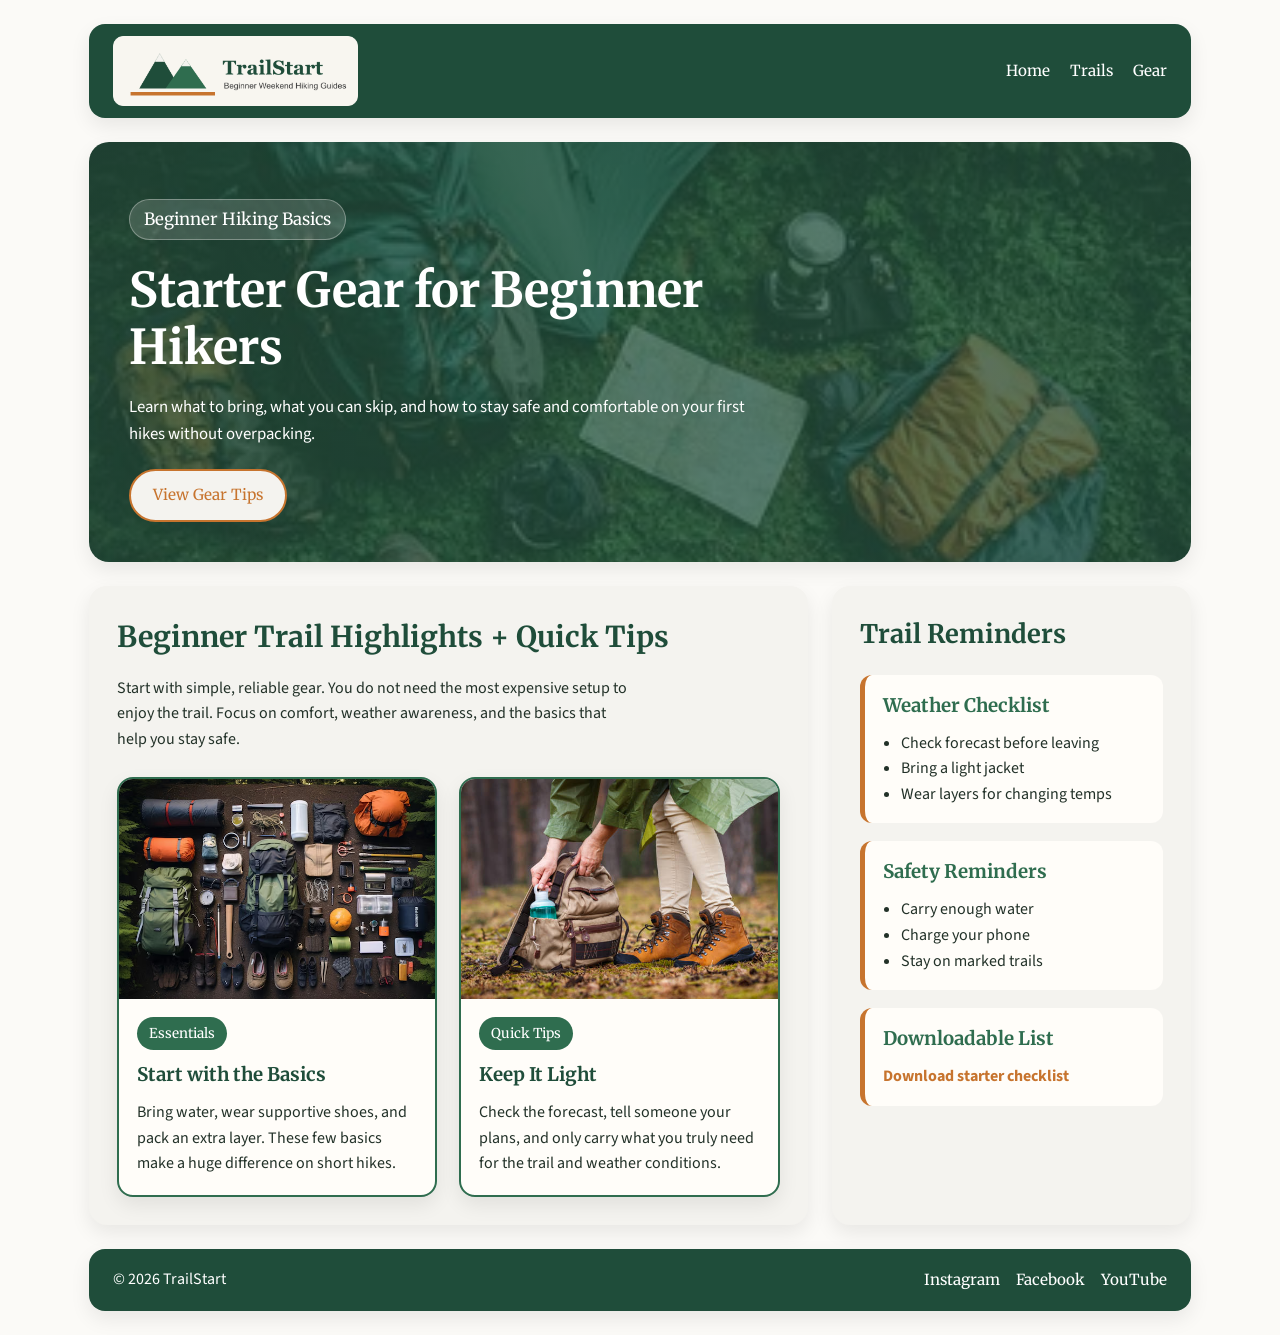
<file: starting-gear/gear.html>
<!DOCTYPE html>
<html lang="en">

<head>
    <meta charset="UTF-8" />
    <meta name="viewport" content="width=device-width, initial-scale=1.0" />
    <title>TrailStart | Starter Gear</title>

    <link rel="preconnect" href="https://fonts.googleapis.com" />
    <link rel="preconnect" href="https://fonts.gstatic.com" crossorigin />
    <link
        href="https://fonts.googleapis.com/css2?family=Merriweather:wght@400;700&family=Source+Sans+3:wght@400;600&display=swap"
        rel="stylesheet" />

    <link rel="stylesheet" href="starter-gear.css" />
</head>

<body>
    <div class="page-wrapper">

        <header class="site-header">
            <div class="logo-area">
                <a href="../index.html">
                    <img src="images/trailstart-logo.png" alt="TrailStart logo" class="logo-img" />
                </a>
            </div>

            <nav class="site-nav">
                <a href="../index.html">Home</a>
                <a href="../trail-guides/trail-guides.html">Trails</a>
                <a href="gear.html">Gear</a>
            </nav>
        </header>

        <main>
            <section class="hero">
                <div class="hero-overlay">
                    <div class="hero-content">
                        <p class="hero-tag">Beginner Hiking Basics</p>
                        <h1>Starter Gear for Beginner Hikers</h1>
                        <p>
                            Learn what to bring, what you can skip, and how to stay safe and
                            comfortable on your first hikes without overpacking.
                        </p>
                        <a href="#tips" class="hero-button">View Gear Tips</a>
                    </div>
                </div>
            </section>

            <section class="content-layout" id="tips">
                <div class="main-content">
                    <h2>Beginner Trail Highlights + Quick Tips</h2>
                    <p class="section-intro">
                        Start with simple, reliable gear. You do not need the most expensive
                        setup to enjoy the trail. Focus on comfort, weather awareness, and
                        the basics that help you stay safe.
                    </p>

                    <div class="card-grid">
                        <article class="image-card">
                            <img src="images/gear1.jpg" alt="Starter hiking gear laid out" />
                            <div class="card-text">
                                <span class="card-badge">Essentials</span>
                                <h3>Start with the Basics</h3>
                                <p>
                                    Bring water, wear supportive shoes, and pack an extra layer.
                                    These few basics make a huge difference on short hikes.
                                </p>
                            </div>
                        </article>

                        <article class="image-card">
                            <img src="images/gear2.jpg" alt="Trail shoes and water bottle" />
                            <div class="card-text">
                                <span class="card-badge">Quick Tips</span>
                                <h3>Keep It Light</h3>
                                <p>
                                    Check the forecast, tell someone your plans, and only carry
                                    what you truly need for the trail and weather conditions.
                                </p>
                            </div>
                        </article>
                    </div>
                </div>

                <aside class="sidebar">
                    <h2>Trail Reminders</h2>

                    <div class="sidebar-box">
                        <h3>Weather Checklist</h3>
                        <ul>
                            <li>Check forecast before leaving</li>
                            <li>Bring a light jacket</li>
                            <li>Wear layers for changing temps</li>
                        </ul>
                    </div>

                    <div class="sidebar-box">
                        <h3>Safety Reminders</h3>
                        <ul>
                            <li>Carry enough water</li>
                            <li>Charge your phone</li>
                            <li>Stay on marked trails</li>
                        </ul>
                    </div>

                    <div class="sidebar-box">
                        <h3>Downloadable List</h3>
                        <p><a href="#">Download starter checklist</a></p>
                    </div>
                </aside>
            </section>
        </main>

        <footer class="site-footer">
            <p>&copy; 2026 TrailStart</p>
            <div class="social-links">
                <a href="#">Instagram</a>
                <a href="#">Facebook</a>
                <a href="#">YouTube</a>
            </div>
        </footer>

    </div>
</body>

</html>
</file>
<file: starting-gear/starter-gear.css>
:root {
  --primary: #1F4D3A;
  --secondary: #2F6D4F;
  --accent: #C7742E;
  --surface: #F4F3EF;
  --surface-soft: #fbfaf7;
  --text-dark: #223128;
  --text-light: #ffffff;
  --border: #d9ddd6;
  --shadow: 0 8px 20px rgba(0, 0, 0, 0.08);
}

* {
  box-sizing: border-box;
}

html {
  scroll-behavior: smooth;
}

body {
  margin: 0;
  font-family: "Source Sans 3", Arial, sans-serif;
  background-color: var(--surface-soft);
  color: var(--text-dark);
  line-height: 1.6;
}

img {
  display: block;
  width: 100%;
  height: auto;
}

h1,
h2,
h3,
.site-name,
.site-nav a,
.hero-button,
.card-badge,
.social-links a {
  font-family: "Merriweather", serif;
}

a {
  transition: 0.2s ease;
}

.page-wrapper {
  max-width: 1150px;
  margin: 0 auto;
  padding: 24px;
}

.site-header {
  background-color: var(--primary);
  color: var(--text-light);
  border-radius: 16px;
  padding: 12px 24px;
  display: flex;
  justify-content: space-between;
  align-items: center;
  gap: 20px;
  box-shadow: var(--shadow);
  margin-bottom: 24px;
}

.logo-area {
  display: flex;
  align-items: center;
  gap: 14px;
}

.logo-box {
  width: 58px;
  height: 58px;
  border-radius: 50%;
  background-color: var(--accent);
  color: var(--text-light);
  display: flex;
  align-items: center;
  justify-content: center;
  font-family: "Merriweather", serif;
  font-weight: 700;
  font-size: 1.1rem;
}

.logo-img {
  height: 70px;
}

.site-name {
  font-size: 1.8rem;
  font-weight: 700;
}

.site-nav {
  display: flex;
  gap: 20px;
  flex-wrap: wrap;
}

.site-nav a {
  color: var(--text-light);
  text-decoration: none;
  font-size: 0.95rem;
}

.site-nav a:hover {
  color: #f1d5be;
}

.hero {
  min-height: 340px;
  border-radius: 20px;
  overflow: hidden;
  margin-bottom: 24px;
  background:
    linear-gradient(rgba(31, 77, 58, 0.72), rgba(31, 77, 58, 0.72)),
    url("images/hero.jpg") center/cover no-repeat;
  box-shadow: var(--shadow);
}

.hero-overlay {
  min-height: 340px;
  display: flex;
  align-items: center;
  padding: 40px;
}

.hero-content {
  max-width: 620px;
  color: var(--text-light);
}

.hero-tag {
  display: inline-block;
  background-color: rgba(244, 243, 239, 0.16);
  border: 1px solid rgba(244, 243, 239, 0.35);
  padding: 6px 14px;
  border-radius: 999px;
  margin-bottom: 14px;
  font-family: "Merriweather", serif;
  font-size: 0.9rem;
}

.hero h1 {
  font-size: clamp(2rem, 4vw, 3rem);
  margin: 0 0 12px;
  line-height: 1.2;
}

.hero p {
  font-size: 1.05rem;
  margin-bottom: 22px;
}

.hero-button {
  display: inline-block;
  text-decoration: none;
  color: var(--accent);
  background-color: var(--surface);
  border: 2px solid var(--accent);
  padding: 12px 22px;
  border-radius: 999px;
  font-size: 0.95rem;
}

.hero-button:hover {
  background-color: var(--accent);
  color: var(--text-light);
}

.content-layout {
  display: grid;
  grid-template-columns: 2fr 1fr;
  gap: 24px;
  margin-bottom: 24px;
}

.main-content {
  background-color: var(--surface);
  border-radius: 18px;
  padding: 28px;
  box-shadow: var(--shadow);
}

.main-content h2 {
  color: var(--primary);
  margin-top: 0;
  margin-bottom: 10px;
  font-size: 1.8rem;
}

.section-intro {
  margin-bottom: 24px;
  max-width: 65ch;
}

.card-grid {
  display: grid;
  grid-template-columns: 1fr 1fr;
  gap: 22px;
}

.image-card {
  background-color: #fffdf9;
  border: 2px solid var(--secondary);
  border-radius: 16px;
  overflow: hidden;
  box-shadow: var(--shadow);
}

.image-card img {
  height: 220px;
  object-fit: cover;
}

.card-text {
  padding: 18px;
}

.card-badge {
  display: inline-block;
  margin-bottom: 10px;
  background-color: var(--secondary);
  color: var(--text-light);
  padding: 6px 12px;
  border-radius: 999px;
  font-size: 0.85rem;
}

.image-card h3 {
  margin: 0 0 10px;
  color: var(--primary);
}

.image-card p {
  margin: 0;
}

.sidebar {
  background-color: var(--surface);
  border-radius: 18px;
  padding: 28px;
  box-shadow: var(--shadow);
}

.sidebar h2 {
  margin-top: 0;
  margin-bottom: 20px;
  color: var(--primary);
  font-size: 1.6rem;
}

.sidebar-box {
  background-color: #fffdf9;
  border-left: 5px solid var(--accent);
  padding: 16px 18px;
  border-radius: 12px;
  margin-bottom: 18px;
}

.sidebar-box h3 {
  margin-top: 0;
  margin-bottom: 10px;
  color: var(--secondary);
}

.sidebar-box ul {
  margin: 0;
  padding-left: 18px;
}

.sidebar-box p {
  margin: 0;
}

.sidebar a {
  color: var(--accent);
  font-weight: 700;
  text-decoration: none;
}

.sidebar a:hover {
  text-decoration: underline;
}

.site-footer {
  background-color: var(--primary);
  color: var(--text-light);
  border-radius: 16px;
  padding: 18px 24px;
  display: flex;
  justify-content: space-between;
  align-items: center;
  gap: 20px;
  flex-wrap: wrap;
  box-shadow: var(--shadow);
}

.site-footer p {
  margin: 0;
}

.social-links {
  display: flex;
  gap: 16px;
  flex-wrap: wrap;
}

.social-links a {
  color: var(--text-light);
  text-decoration: none;
  font-size: 0.95rem;
}

.social-links a:hover {
  color: #f1d5be;
}

/* ---------- Responsive ---------- */
@media (max-width: 850px) {
  .content-layout {
    grid-template-columns: 1fr;
  }

  .card-grid {
    grid-template-columns: 1fr;
  }

  .site-header,
  .site-footer {
    flex-direction: column;
    align-items: flex-start;
  }

  .hero-overlay {
    padding: 28px;
  }
}

@media (max-width: 600px) {
  .page-wrapper {
    padding: 16px;
  }

  .site-name {
    font-size: 1.5rem;
  }

  .hero {
    min-height: 300px;
  }

  .hero-overlay {
    min-height: 300px;
    padding: 24px;
  }

  .main-content,
  .sidebar {
    padding: 22px;
  }
}
</file>
